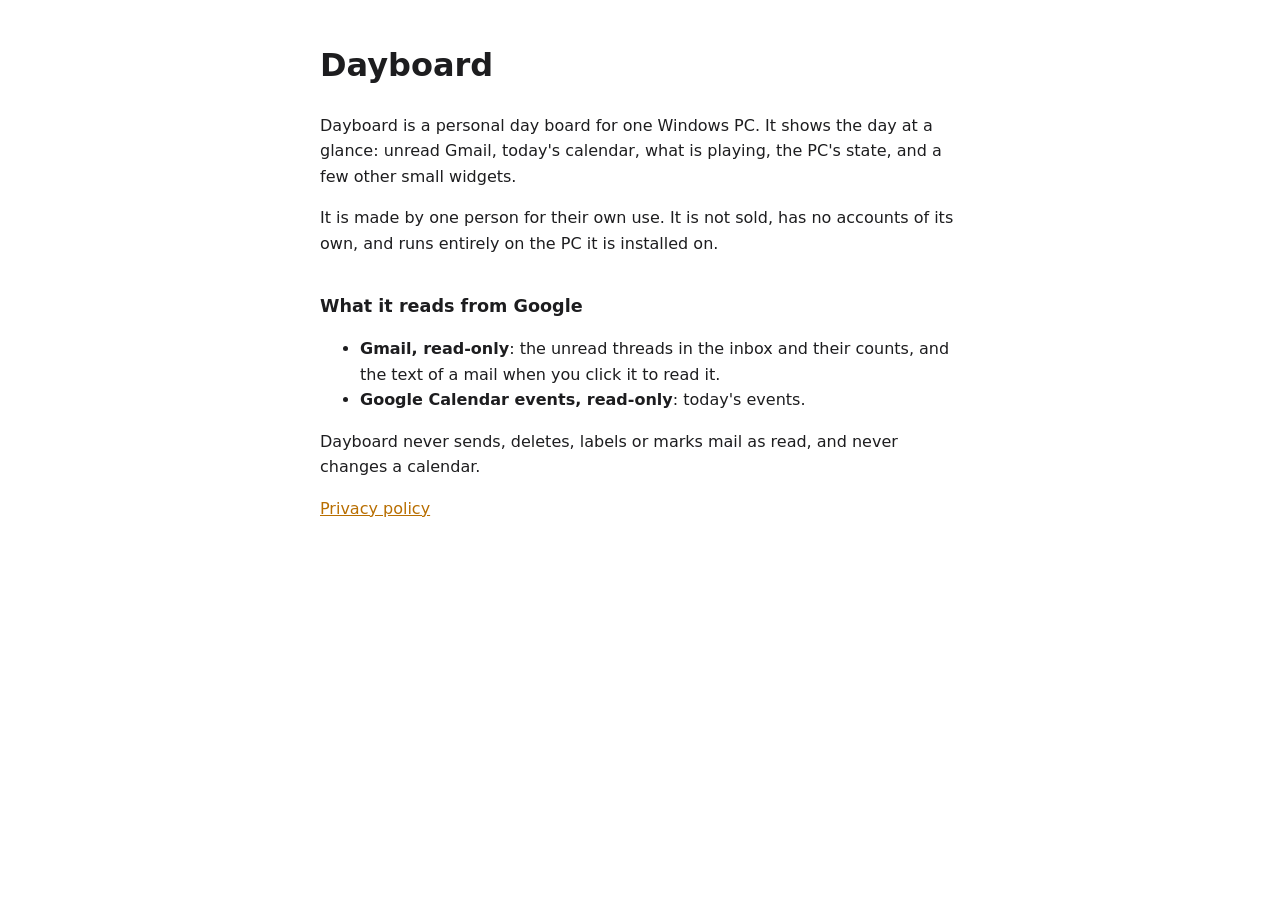
<file: index.html>
<!doctype html>
<html lang="en">
<head>
  <meta charset="utf-8">
  <meta name="viewport" content="width=device-width, initial-scale=1">
  <title>Dayboard</title>
  <link rel="stylesheet" href="style.css">
</head>
<body>
  <main>
    <h1>Dayboard</h1>
    <p>Dayboard is a personal day board for one Windows PC. It shows the day at a glance: unread Gmail, today's calendar, what is playing, the PC's state, and a few other small widgets.</p>
    <p>It is made by one person for their own use. It is not sold, has no accounts of its own, and runs entirely on the PC it is installed on.</p>
    <h2>What it reads from Google</h2>
    <ul>
      <li><strong>Gmail, read-only</strong>: the unread threads in the inbox and their counts, and the text of a mail when you click it to read it.</li>
      <li><strong>Google Calendar events, read-only</strong>: today's events.</li>
    </ul>
    <p>Dayboard never sends, deletes, labels or marks mail as read, and never changes a calendar.</p>
    <p><a href="privacy.html">Privacy policy</a></p>
  </main>
</body>
</html>
</file>
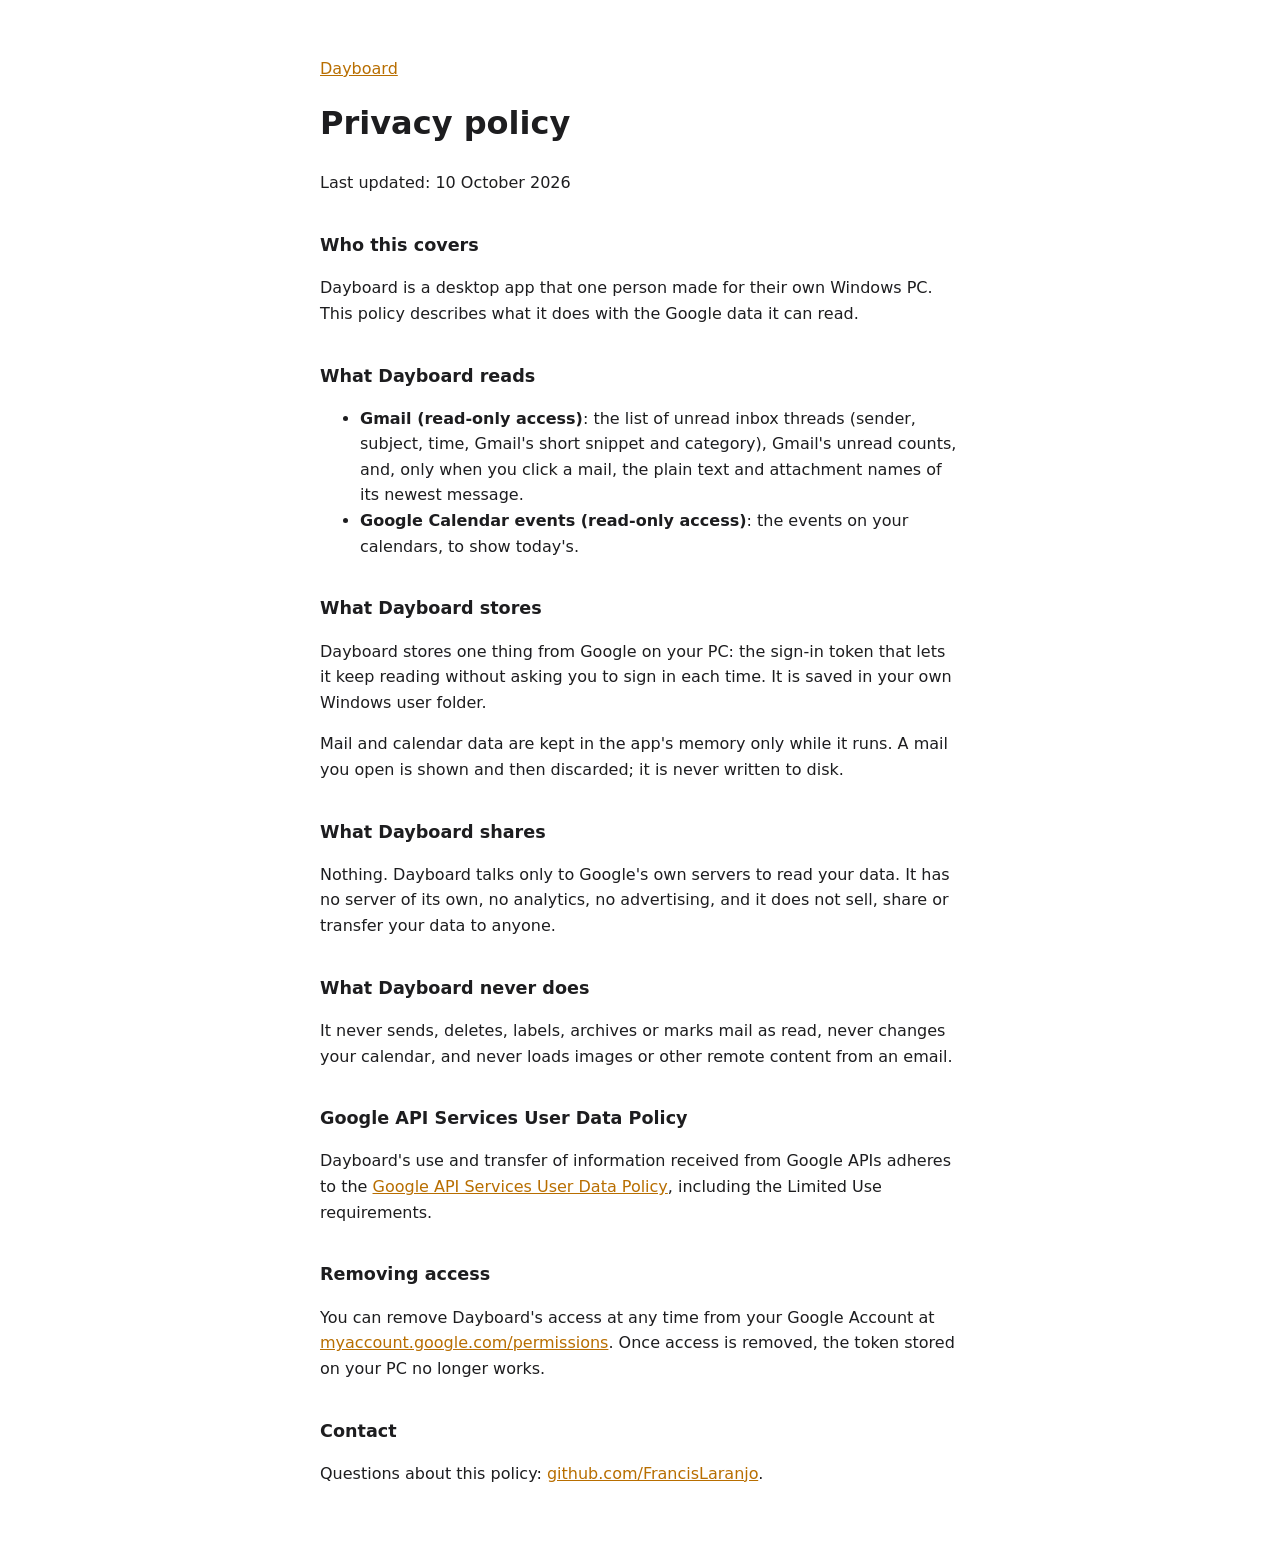
<file: privacy.html>
<!doctype html>
<html lang="en">
<head>
  <meta charset="utf-8">
  <meta name="viewport" content="width=device-width, initial-scale=1">
  <title>Dayboard privacy policy</title>
  <link rel="stylesheet" href="style.css">
</head>
<body>
  <main>
    <p><a href="index.html">Dayboard</a></p>
    <h1>Privacy policy</h1>
    <p>Last updated: 10 October 2026</p>

    <h2>Who this covers</h2>
    <p>Dayboard is a desktop app that one person made for their own Windows PC. This policy describes what it does with the Google data it can read.</p>

    <h2>What Dayboard reads</h2>
    <ul>
      <li><strong>Gmail (read-only access)</strong>: the list of unread inbox threads (sender, subject, time, Gmail's short snippet and category), Gmail's unread counts, and, only when you click a mail, the plain text and attachment names of its newest message.</li>
      <li><strong>Google Calendar events (read-only access)</strong>: the events on your calendars, to show today's.</li>
    </ul>

    <h2>What Dayboard stores</h2>
    <p>Dayboard stores one thing from Google on your PC: the sign-in token that lets it keep reading without asking you to sign in each time. It is saved in your own Windows user folder.</p>
    <p>Mail and calendar data are kept in the app's memory only while it runs. A mail you open is shown and then discarded; it is never written to disk.</p>

    <h2>What Dayboard shares</h2>
    <p>Nothing. Dayboard talks only to Google's own servers to read your data. It has no server of its own, no analytics, no advertising, and it does not sell, share or transfer your data to anyone.</p>

    <h2>What Dayboard never does</h2>
    <p>It never sends, deletes, labels, archives or marks mail as read, never changes your calendar, and never loads images or other remote content from an email.</p>

    <h2>Google API Services User Data Policy</h2>
    <p>Dayboard's use and transfer of information received from Google APIs adheres to the <a href="https://developers.google.com/terms/api-services-user-data-policy">Google API Services User Data Policy</a>, including the Limited Use requirements.</p>

    <h2>Removing access</h2>
    <p>You can remove Dayboard's access at any time from your Google Account at <a href="https://myaccount.google.com/permissions">myaccount.google.com/permissions</a>. Once access is removed, the token stored on your PC no longer works.</p>

    <h2>Contact</h2>
    <p>Questions about this policy: <a href="https://github.com/FrancisLaranjo">github.com/FrancisLaranjo</a>.</p>
  </main>
</body>
</html>
</file>
<file: style.css>
:root { color-scheme: light dark; --text: #1d1d1f; --muted: #5f5f66; --bg: #ffffff; --accent: #b86e00; }
@media (prefers-color-scheme: dark) { :root { --text: #ececec; --muted: #a0a0a8; --bg: #141414; --accent: #f0a63a; } }
body { margin: 0; background: var(--bg); color: var(--text); font: 16px/1.6 system-ui, sans-serif; }
main { max-width: 640px; margin: 0 auto; padding: 40px 16px; }
h1 { margin-top: 0; }
h2 { margin-top: 2em; font-size: 1.1em; }
a { color: var(--accent); }
</file>
